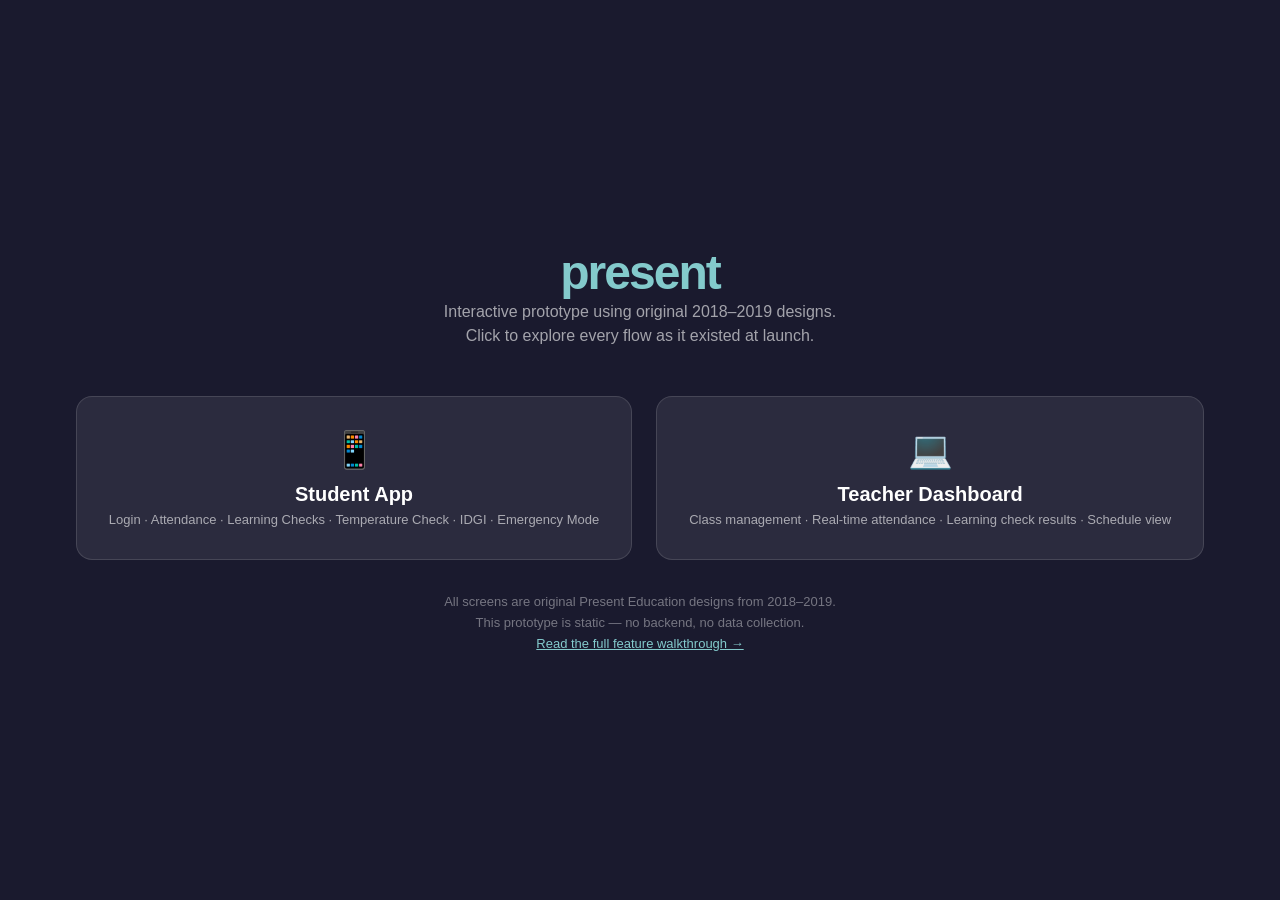
<file: index.html>
<!DOCTYPE html>
<html>
<head>
  <meta http-equiv="refresh" content="0;url=prototype/index.html" />
  <title>Present Education</title>
</head>
<body>
  <a href="prototype/index.html">Go to prototype →</a>
</body>
</html>
</file>
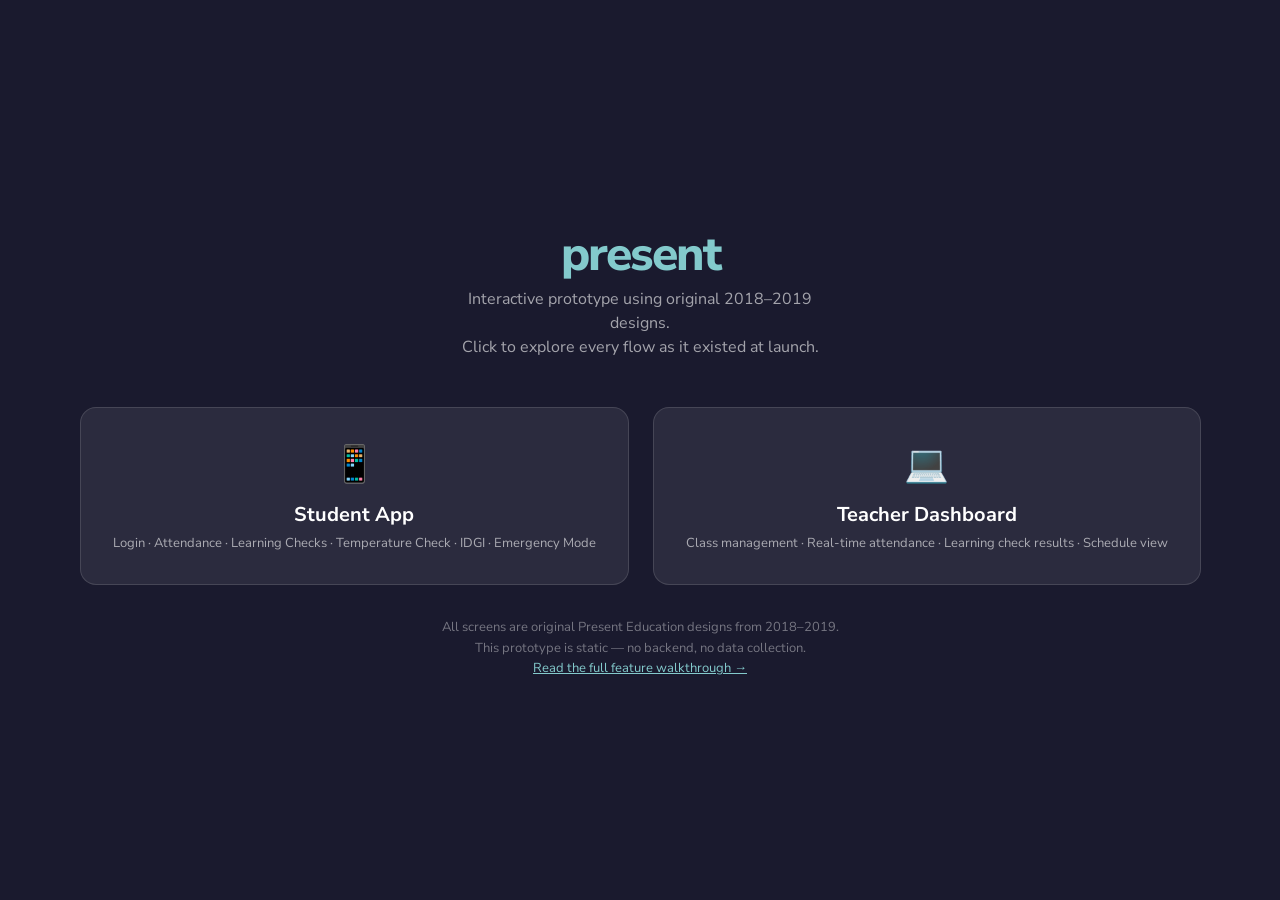
<file: prototype/index.html>
<!DOCTYPE html>
<html lang="en">
<head>
  <meta charset="UTF-8" />
  <meta name="viewport" content="width=device-width, initial-scale=1.0" />
  <title>Present Education — Interactive Demo</title>
  <link rel="stylesheet" href="css/styles.css" />
  <link href="https://fonts.googleapis.com/css2?family=Nunito+Sans:wght@400;600;700;800&display=swap" rel="stylesheet" />
</head>
<body>
  <div class="entry-page">
    <div>
      <div class="entry-logo" style="color:#83CACC;">present</div>
      <div class="entry-subtitle">
        Interactive prototype using original 2018–2019 designs.<br/>
        Click to explore every flow as it existed at launch.
      </div>
    </div>

    <div class="entry-cards">
      <a href="student-app.html" class="entry-card">
        <div class="entry-card-icon">📱</div>
        <div class="entry-card-title">Student App</div>
        <div class="entry-card-desc">
          Login · Attendance · Learning Checks ·
          Temperature Check · IDGI · Emergency Mode
        </div>
      </a>

      <a href="teacher-dashboard.html" class="entry-card">
        <div class="entry-card-icon">💻</div>
        <div class="entry-card-title">Teacher Dashboard</div>
        <div class="entry-card-desc">
          Class management · Real-time attendance ·
          Learning check results · Schedule view
        </div>
      </a>
    </div>

    <div style="color:rgba(255,255,255,0.4); font-size:13px; max-width:400px; line-height:1.6; text-align:center;">
      All screens are original Present Education designs from 2018–2019.
      This prototype is static — no backend, no data collection.<br/>
      <a href="../docs/product-features.md"
         style="color:#83CACC;">Read the full feature walkthrough →</a>
    </div>
  </div>
</body>
</html>
</file>
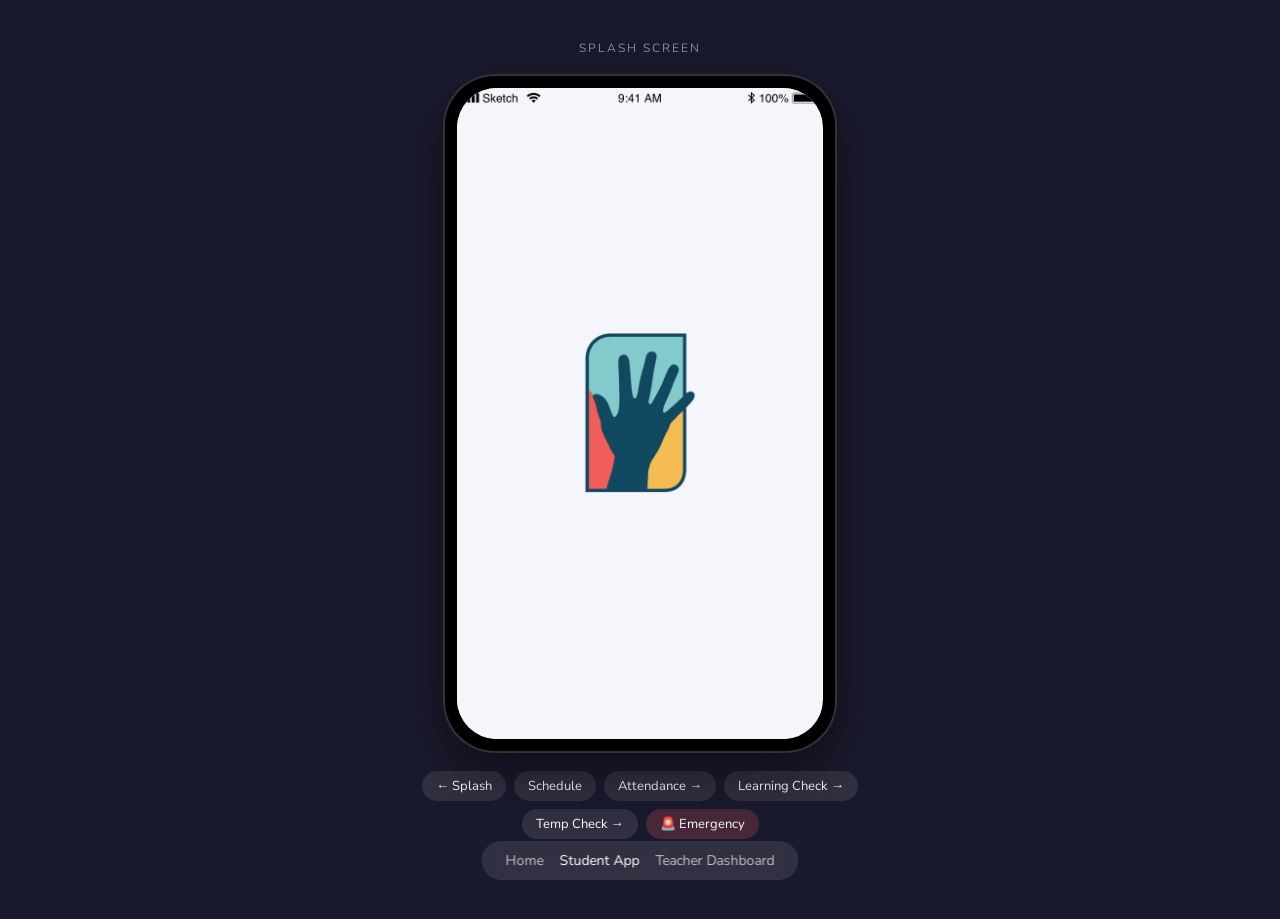
<file: prototype/student-app.html>
<!DOCTYPE html>
<html lang="en">
<head>
  <meta charset="UTF-8" />
  <meta name="viewport" content="width=device-width, initial-scale=1.0" />
  <title>Present — Student App Demo</title>
  <link rel="stylesheet" href="css/styles.css" />
  <link href="https://fonts.googleapis.com/css2?family=Nunito+Sans:wght@400;600;700;800&display=swap" rel="stylesheet" />
</head>
<body>
  <div class="screen-wrapper active">
    <p class="screen-label" id="screen-label">Splash Screen</p>

    <div class="phone-frame">
      <div class="phone-screen" id="phone-screen">
        <!-- Populated by navigation.js -->
      </div>
    </div>

    <!-- Quick-nav to key flows -->
    <div class="quick-nav">
      <button onclick="renderStudentScreen('splash')">← Splash</button>
      <button onclick="renderStudentScreen('schedule')">Schedule</button>
      <button onclick="renderStudentScreen('class-starting-50')">Attendance →</button>
      <button onclick="renderStudentScreen('learning-check')">Learning Check →</button>
      <button onclick="renderStudentScreen('temp-check')">Temp Check →</button>
      <button onclick="renderStudentScreen('emergency')" class="danger">🚨 Emergency</button>
    </div>
  </div>

  <nav class="nav">
    <a href="index.html">Home</a>
    <a href="student-app.html" class="active">Student App</a>
    <a href="teacher-dashboard.html">Teacher Dashboard</a>
  </nav>

  <script src="js/navigation.js"></script>
</body>
</html>
</file>
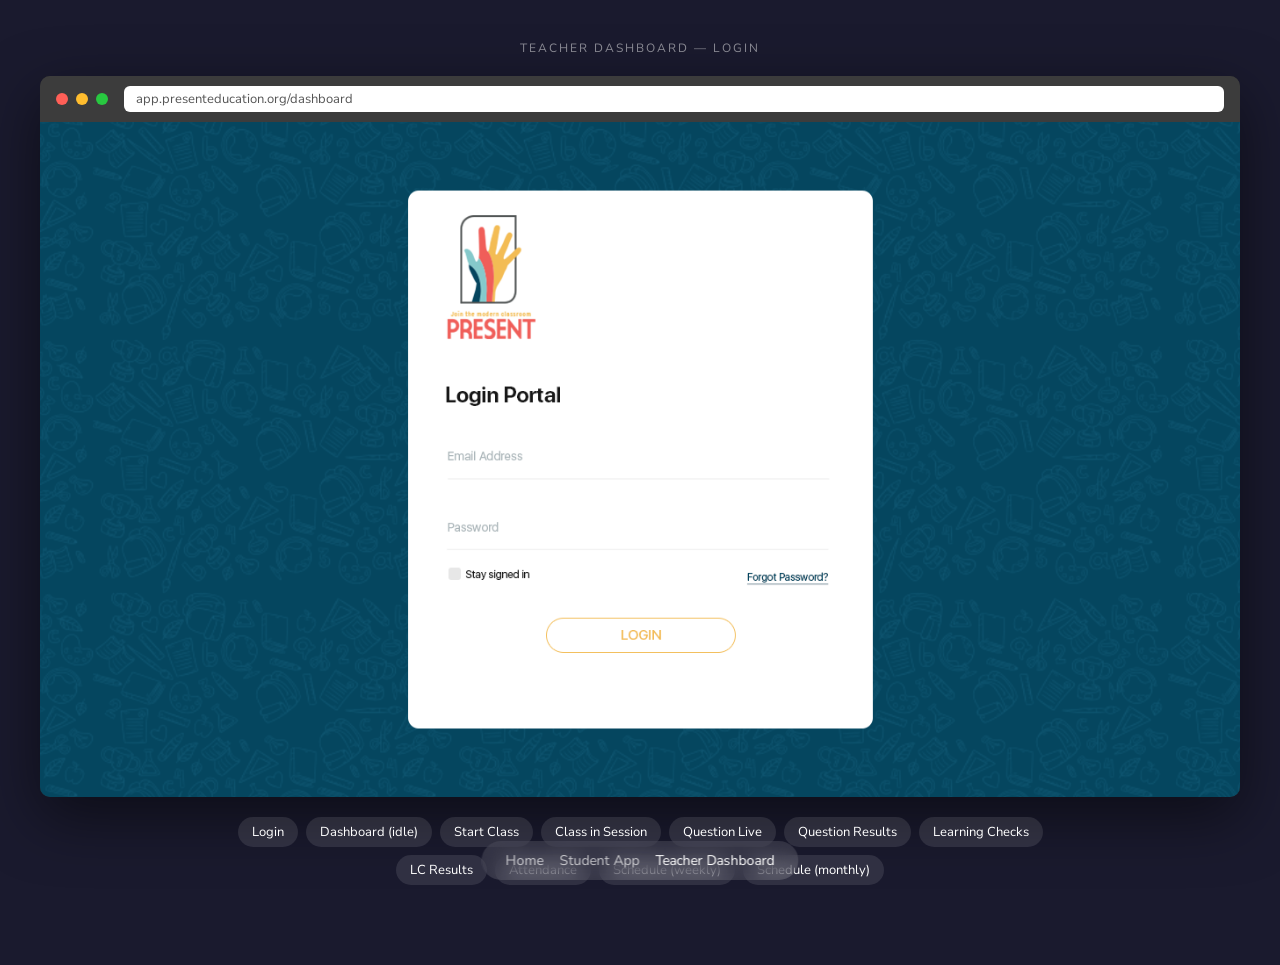
<file: prototype/teacher-dashboard.html>
<!DOCTYPE html>
<html lang="en">
<head>
  <meta charset="UTF-8" />
  <meta name="viewport" content="width=device-width, initial-scale=1.0" />
  <title>Present — Teacher Dashboard Demo</title>
  <link rel="stylesheet" href="css/styles.css" />
  <link href="https://fonts.googleapis.com/css2?family=Nunito+Sans:wght@400;600;700;800&display=swap" rel="stylesheet" />
</head>
<body>
  <div class="screen-wrapper active" style="max-width:1300px; margin:0 auto;">
    <p class="screen-label" id="dashboard-label">Teacher Dashboard — Login</p>

    <div class="browser-frame">
      <div class="browser-chrome">
        <div class="browser-dot red"></div>
        <div class="browser-dot yellow"></div>
        <div class="browser-dot green"></div>
        <div class="browser-url">app.presenteducation.org/dashboard</div>
      </div>
      <div class="browser-screen" id="dashboard-screen">
        <img src="screens/dashboard/1.Login_unfilled.png"
             style="width:100%;display:block;" id="dashboard-img"
             alt="Teacher dashboard" />
        <!-- Login button hotspot -->
        <div class="hotspot" id="dashboard-hotspot"
             style="top:58%;left:30%;width:40%;height:7%;"
             onclick="loadDashboardScreen('idle')"
             title="Log In"></div>
      </div>
    </div>

    <!-- Quick-nav to key dashboard states -->
    <div class="quick-nav" style="max-width:900px;">
      <button onclick="loadDashboardScreen('login')">Login</button>
      <button onclick="loadDashboardScreen('idle')">Dashboard (idle)</button>
      <button onclick="loadDashboardScreen('start-active')">Start Class</button>
      <button onclick="loadDashboardScreen('class-session')">Class in Session</button>
      <button onclick="loadDashboardScreen('question-in-progress')">Question Live</button>
      <button onclick="loadDashboardScreen('question-stats')">Question Results</button>
      <button onclick="loadDashboardScreen('lc-question-list')">Learning Checks</button>
      <button onclick="loadDashboardScreen('lc-results')">LC Results</button>
      <button onclick="loadDashboardScreen('attendance')">Attendance</button>
      <button onclick="loadDashboardScreen('schedule-weekly')">Schedule (weekly)</button>
      <button onclick="loadDashboardScreen('schedule-monthly')">Schedule (monthly)</button>
    </div>
  </div>

  <nav class="nav">
    <a href="index.html">Home</a>
    <a href="student-app.html">Student App</a>
    <a href="teacher-dashboard.html" class="active">Teacher Dashboard</a>
  </nav>

  <script>
    // Map logical screen IDs to actual filenames
    const DASHBOARD_SCREENS = {
      'login':               { img: '1.Login_unfilled.png',                              label: 'Login' },
      'idle':                { img: '2_dashboard_start_class_inactive.png',              label: 'Dashboard — No Class Active' },
      'start-active':        { img: '3_dashboard_start_class_active.png',               label: 'Dashboard — Starting Class' },
      'class-session':       { img: '4.dashboard_class_in_session.png',                 label: 'Dashboard — Class in Session' },
      'all-locked':          { img: '5_dashboard_class_in_session_question_all_locked.png', label: 'Dashboard — All Phones Locked' },
      'response-list':       { img: '6.dashboard_class_in_session_response_list.png',   label: 'Dashboard — Response List' },
      'attendance':          { img: '1.Attendance_none_selected_delete_inactive.png',   label: 'Attendance' },
      'question-in-progress':{ img: '9.dashboard_class_in_session_question_in_progress.png', label: 'Question — In Progress' },
      'question-stats':      { img: '11.dashboard_class_in_session_question_stats.png', label: 'Question — Stats' },
      'lc-question-list':    { img: '2.Learning_Check_course_question_list.png',        label: 'Learning Checks — Question List' },
      'lc-results':          { img: '6.Learning_Check_results.png',                     label: 'Learning Check Results' },
      'schedule-weekly':     { img: '1_Class_schedule_weekly_collapsed.png',            label: 'Schedule — Weekly' },
      'schedule-monthly':    { img: '3_Class_schedule_monthly.png',                     label: 'Schedule — Monthly' },
    };

    function loadDashboardScreen(id) {
      const screen = DASHBOARD_SCREENS[id];
      if (!screen) return;

      document.getElementById('dashboard-img').src = 'screens/dashboard/' + screen.img;
      document.getElementById('dashboard-label').textContent = 'Teacher Dashboard — ' + screen.label;

      // Hide the login hotspot after first navigation
      const hotspot = document.getElementById('dashboard-hotspot');
      if (hotspot) hotspot.style.display = 'none';

      // Update URL
      const url = new URL(window.location);
      url.searchParams.set('screen', id);
      history.replaceState(null, '', url);
    }

    // Initialize from URL param if present
    document.addEventListener('DOMContentLoaded', () => {
      const params = new URLSearchParams(window.location.search);
      const screen = params.get('screen');
      if (screen && DASHBOARD_SCREENS[screen]) {
        loadDashboardScreen(screen);
      }
    });
  </script>
</body>
</html>
</file>
<file: prototype/css/styles.css>
/* Reset */
* { margin: 0; padding: 0; box-sizing: border-box; }
body { background: #1a1a2e; font-family: 'Nunito Sans', sans-serif; min-height: 100vh; }

/* ── Phone frame (student app) ── */
.phone-frame {
  width: 390px;
  background: #000;
  border-radius: 50px;
  padding: 12px;
  box-shadow: 0 0 0 2px #333, 0 20px 60px rgba(0,0,0,0.5);
  position: relative;
  margin: 0 auto;
}
.phone-screen {
  width: 100%;
  border-radius: 40px;
  overflow: hidden;
  position: relative;
  background: #fff;
}
.phone-screen img.screen-bg {
  width: 100%;
  height: auto;
  display: block;
}

/* ── Browser frame (teacher dashboard) ── */
.browser-frame {
  width: 1200px;
  background: #2d2d2d;
  border-radius: 10px;
  overflow: hidden;
  margin: 0 auto;
  box-shadow: 0 20px 60px rgba(0,0,0,0.5);
}
.browser-chrome {
  background: #3c3c3c;
  padding: 10px 16px;
  display: flex;
  align-items: center;
  gap: 8px;
}
.browser-dot { width: 12px; height: 12px; border-radius: 50%; }
.browser-dot.red { background: #ff5f57; }
.browser-dot.yellow { background: #ffbd2e; }
.browser-dot.green { background: #28c840; }
.browser-url {
  background: #fff;
  border-radius: 6px;
  padding: 4px 12px;
  font-size: 13px;
  color: #555;
  flex: 1;
  margin-left: 8px;
}
.browser-screen {
  position: relative;
  width: 100%;
}
.browser-screen img.screen-bg {
  width: 100%;
  display: block;
}

/* ── Clickable hotspots ── */
.hotspot {
  position: absolute;
  cursor: pointer;
  /* Debug: uncomment to visualize hotspots */
  /* background: rgba(255,100,100,0.3); border: 2px solid red; */
  border-radius: 8px;
  transition: background 0.15s;
}
.hotspot:hover { background: rgba(255,255,255,0.15); }

/* ── Navigation bar ── */
.nav {
  position: fixed;
  bottom: 20px;
  left: 50%;
  transform: translateX(-50%);
  background: rgba(255,255,255,0.1);
  backdrop-filter: blur(10px);
  border-radius: 30px;
  padding: 10px 24px;
  display: flex;
  gap: 16px;
  z-index: 100;
}
.nav a {
  color: #fff;
  text-decoration: none;
  font-size: 14px;
  opacity: 0.7;
  transition: opacity 0.2s;
}
.nav a:hover, .nav a.active { opacity: 1; }

/* ── Screen wrapper ── */
.screen-wrapper {
  display: none;
  flex-direction: column;
  align-items: center;
  justify-content: center;
  min-height: 100vh;
  padding: 40px 20px 80px;
  gap: 20px;
}
.screen-wrapper.active { display: flex; }

.screen-label {
  color: rgba(255,255,255,0.5);
  font-size: 12px;
  text-transform: uppercase;
  letter-spacing: 2px;
  text-align: center;
}

/* ── Entry page ── */
.entry-page {
  display: flex;
  flex-direction: column;
  align-items: center;
  justify-content: center;
  min-height: 100vh;
  gap: 32px;
  color: #fff;
  text-align: center;
  padding: 40px;
}
.entry-logo { font-size: 48px; font-weight: 800; letter-spacing: -2px; }
.entry-subtitle { opacity: 0.6; font-size: 16px; max-width: 400px; line-height: 1.5; }
.entry-cards {
  display: flex;
  gap: 24px;
  margin-top: 16px;
}
.entry-card {
  background: rgba(255,255,255,0.08);
  border: 1px solid rgba(255,255,255,0.12);
  border-radius: 16px;
  padding: 32px;
  cursor: pointer;
  transition: all 0.2s;
  min-width: 200px;
  text-decoration: none;
  color: #fff;
}
.entry-card:hover {
  background: rgba(255,255,255,0.14);
  transform: translateY(-2px);
}
.entry-card-icon { font-size: 36px; margin-bottom: 12px; }
.entry-card-title { font-size: 20px; font-weight: 700; }
.entry-card-desc { font-size: 13px; opacity: 0.6; margin-top: 6px; }

/* ── Quick nav buttons ── */
.quick-nav {
  display: flex;
  gap: 8px;
  flex-wrap: wrap;
  justify-content: center;
  max-width: 500px;
}
.quick-nav button {
  background: rgba(255,255,255,0.1);
  border: none;
  color: #fff;
  padding: 6px 14px;
  border-radius: 20px;
  cursor: pointer;
  font-size: 13px;
  font-family: inherit;
  transition: background 0.15s;
}
.quick-nav button:hover { background: rgba(255,255,255,0.2); }
.quick-nav button.danger { background: rgba(255,100,100,0.2); }
</file>
